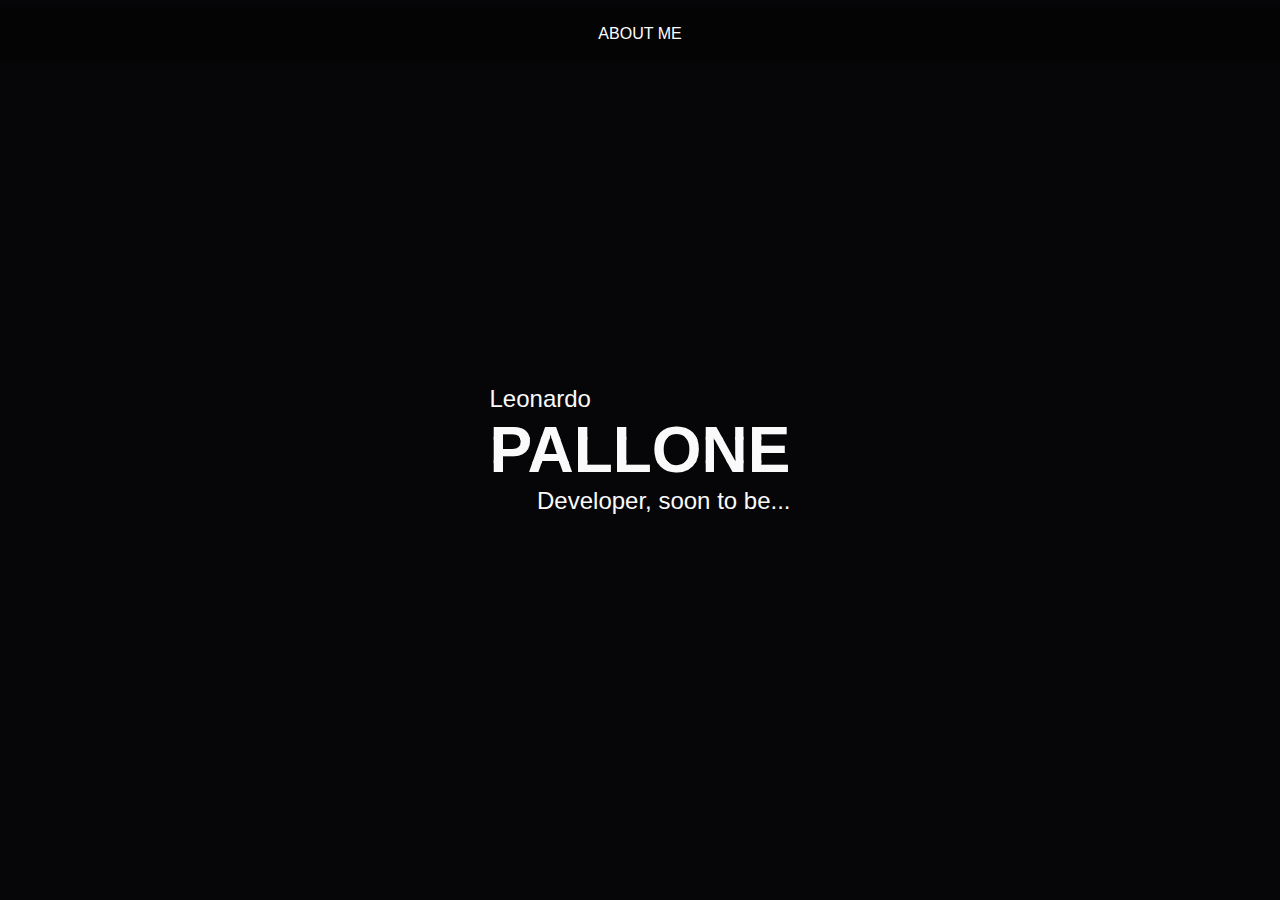
<file: Modules/html/index.html>
<!DOCTYPE html>
<html lang="en">
<head>
    <meta charset="UTF-8">
    <meta http-equiv="X-UA-Compatible" content="IE=edge">
    <meta name="viewport" content="width=device-width, initial-scale=1.0">
    <link rel="stylesheet" href="/Modules/styles/index.css">
    <title>ABOUT ME</title>
</head>
<body>
    <header>
        <nav>
            <ul>
                
                <li class="nav_links"><a href="about.html" target="_blank"> ABOUT ME</a></li>
                
                
            </ul>
        </nav>
    </header>
    <div class="container">
        Leonardo
        <div class="stack" style="--stacks: 3;">
          <span style="--index: 0;">PALLONE</span>
          <span style="--index: 1;">PALLONE</span>
          <span style="--index: 2;">PALLONE</span>
        </div>
        <span class="right">Developer, soon to be...</span>
      </div>
            
      
    
</body>
</html>
</file>
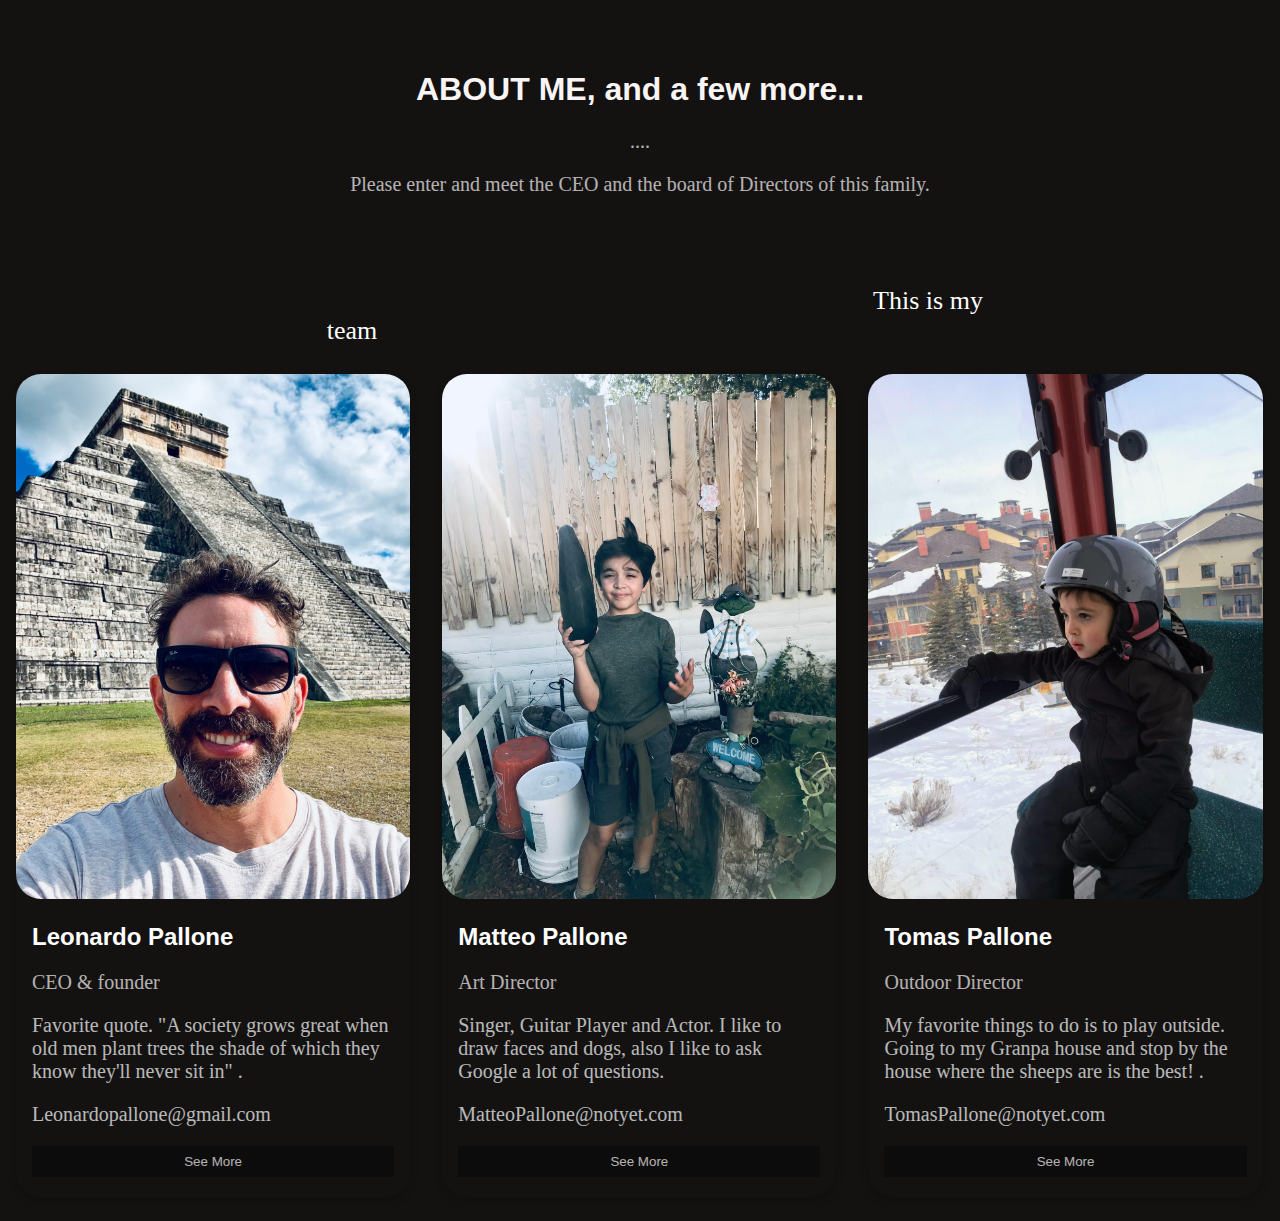
<file: Modules/html/about.html>
<!DOCTYPE html>
<html lang="en">
<head>
    <meta charset="UTF-8">
    <meta http-equiv="X-UA-Compatible" content="IE=edge">
    <meta name="viewport" content="width=device-width, initial-scale=1.0">
    <link href="https://fonts.googleapis.com/css2?family=Montserrat:wght@300&family=Roboto+Slab:wght@300&display=swap" rel="stylesheet">
    <link rel="stylesheet" href="/Modules/styles/about.css">
    <title>ABOUT ME</title>
</head>
<body>
    <div class="about-section">
        <h1><span class="one"> ABOUT ME, and a few more... </span></h1>
        <p>....</p>
        <p>Please enter and meet the CEO and the board of Directors of this family.</p>
      </div>
      
      <h2 style="text-align:center"><span class="myTeamTitle">This is my team</span></h2>
      <div class="row">
        <div class="column">
          <div class="card">
            <img src="/img/ME.heic" alt="Jane" style="width:100%">
            <div class="container">
              <h2>Leonardo Pallone</h2>
              <p class="title">CEO & founder </p>
              <p> Favorite quote. "A society grows great when old men plant trees the shade of which they know they'll never sit in" .</p>
              <p>Leonardopallone@gmail.com</p>
              <p><button class="button">See More</button></p>
            </div>
          </div>
        </div>
      
        <div class="column">
          <div class="card">
            <img class = "imgm" src="/img/MATTEO.jpeg" alt="Mike" style="width:100%">
            <div class="container">
              <h2>Matteo Pallone</h2>
              <p class="title">Art Director</p>
              <p>Singer, Guitar Player and Actor. I like to draw faces and dogs, also I like to ask Google a lot of questions.</p>
              <p>MatteoPallone@notyet.com</p>
              <p><button class="button">See More</button></p>
            </div>
          </div>
        </div>
        
        <div class="column">
          <div class="card">
            <img class = "imgm" src="/img/TOMAS.jpeg" alt="John" style="width:100%">
            <div class="container">
              <h2>Tomas Pallone</h2>
              <p class="title">Outdoor Director</p>
              <p>My favorite things to do is to play outside. Going to my Granpa house and stop by the house where the sheeps are is the best!  .</p>
              <p>TomasPallone@notyet.com</p>
              <p><button class="button">See More</button></p>
            </div>
          </div>
        </div>
      </div>
      
    </body>
     </html>
</file>
<file: Modules/styles/index.css>
* {
    margin: 0;
    padding: 0;
    box-sizing: border-box;
  }
  
  :root {
    --background: #060608;
    --color: #FAFAFA;
  }
  
  html,body {
    width: 100%;
    height: 100%;
    font-family: Arial;
  }
  
  body {
    display: flex;
    justify-content: center;
    align-items: center;
    background: var(--background);
  }
  
  .container {
    color: var(--color);
    font-size: 1.5rem;
    display: flex;
    flex-direction: column;
    
  }
  
  .right {
    text-align: right;
    width: 100%;
  }
  
  .stack {
    display: grid;
    grid-template-columns: 1fr;
  }
  
  .stack span {
    font-weight: bold;
    grid-row-start: 1;
    grid-column-start: 1;
    font-size: 4rem;
    --stack-height: calc(100% / var(--stacks) - 1px);
    --inverse-index: calc(calc(var(--stacks) - 1) - var(--index));
    --clip-top: calc(var(--stack-height) * var(--index));
    --clip-bottom: calc(var(--stack-height) * var(--inverse-index));
    clip-path: inset(var(--clip-top) 0 var(--clip-bottom) 0);
    animation: stack 340ms cubic-bezier(.46,.29,0,1.24) 1 backwards calc(var(--index) * 120ms), glitch 2s ease infinite 2s alternate-reverse;
  }
  
  .stack span:nth-child(odd) { --glitch-translate: 8px; }
  .stack span:nth-child(even) { --glitch-translate: -8px; }
  
  @keyframes stack {
    0% {
      opacity: 0;
      transform: translateX(-50%);
      text-shadow: -2px 3px 0 red, 2px -3px 0 blue;
    };
    60% {
      opacity: 0.5;
      transform: translateX(50%);
    }
    80% {
      transform: none;
      opacity: 1;
      text-shadow: 2px -3px 0 rgb(228, 5, 5), -2px 3px 0 blue;
    }
    100% {
      text-shadow: none;
    }
  }
  
  @keyframes glitch {
    0% {
      text-shadow: -2px 3px 0 red, 2px -3px 0 blue;
      transform: translate(var(--glitch-translate));
    }
    2% {
      text-shadow: 2px -3px 0 red, -2px 3px 0 blue;
    }
    4%, 100% {  text-shadow: none; transform: none; }
  }


  
  
  

header ul{
display: flex;
align-items: center;
justify-content: center;

list-style: none;
position: sticky;



}

.nav_links,  a{
  

display: inline-block;
text-decoration: none;
padding:  10px;
margin: 0px 10px;
font-size: 1rem;
font-family: -apple-system, BlinkMacSystemFont, 'Segoe UI', Roboto, Oxygen, Ubuntu, Cantarell, 'Open Sans', 'Helvetica Neue', sans-serif;
font-weight: 500;
color: white;
}
header{
position: absolute;
top: 5px;
width: 100%;


background-color: rgba(1, 1, 1, .5)
}
.main{
    width: 100%;
    height: 500px;
    background-color: whitesmoke;
</file>
<file: Modules/styles/about.css>
body {
    font-family: Arial, Helvetica, sans-serif;
    margin: 0;
    padding: 0;
    background-color: #131211;

  }
  
  
  html {
    box-sizing: border-box;
  }
  
  *, *:before, *:after {
    box-sizing: inherit;
  }
  
  .column {
    float: left;
    width: 33.3%;
    margin-bottom: 16px;
    padding: 0 8px;
  }
  
  .card {
    box-shadow: 0 4px 8px 0 rgba(0, 0, 0, 0.2);
    margin: 8px;
    border-radius: 25px;
   
  }
  img{
    border-radius: 25px;
    
}
   
 
  
  
  .about-section {
    padding:  50px;
    text-align: center;
    background-color: #131211;
    color:rgb(250, 245, 245) ;
    opacity: 1;
    border-radius: 20px;
  }
  
  .container {
    padding: 0 16px;
    color:white;
    
  }
  
  .container::after, .row::after {
    content: "";
    clear: both;
    display: table;
  
  }
  
  .title {
    color:rgb(250, 245, 245) ; 
  }
  .myTeamTitle{
    color: white;
   
    margin-left:45%;
    margin-right: 45%;
    border-radius: 25px;
    font-family: Cambria, Cochin, Georgia, Times, 'Times New Roman', serif;
    font-size: 26px;
    font-weight: 500;

    
    
  }
  
  
  .button {
    border:none;
    outline: 0;
    display: inline-block;
    padding: 8px;
    color:rgb(250, 245, 245) ; 
    background-color: rgb(10, 10, 10);
    opacity: 1;
    text-align: center;
    cursor: pointer;
    width: 100%;
  }
  
  .button:hover {
    background-color:#ffffff;
    color: black;
    border-radius: 25px;
   
  }
  
  @media screen and (max-width: 650px) {
    .column {
      width: 100%;
      display: block;
    }
  }
  p{
    font-family: Cambria, Cochin, Georgia, Times, 'Times New Roman', serif;
    opacity: 0.7;
    font-size: 20px;
    
  }
</file>
